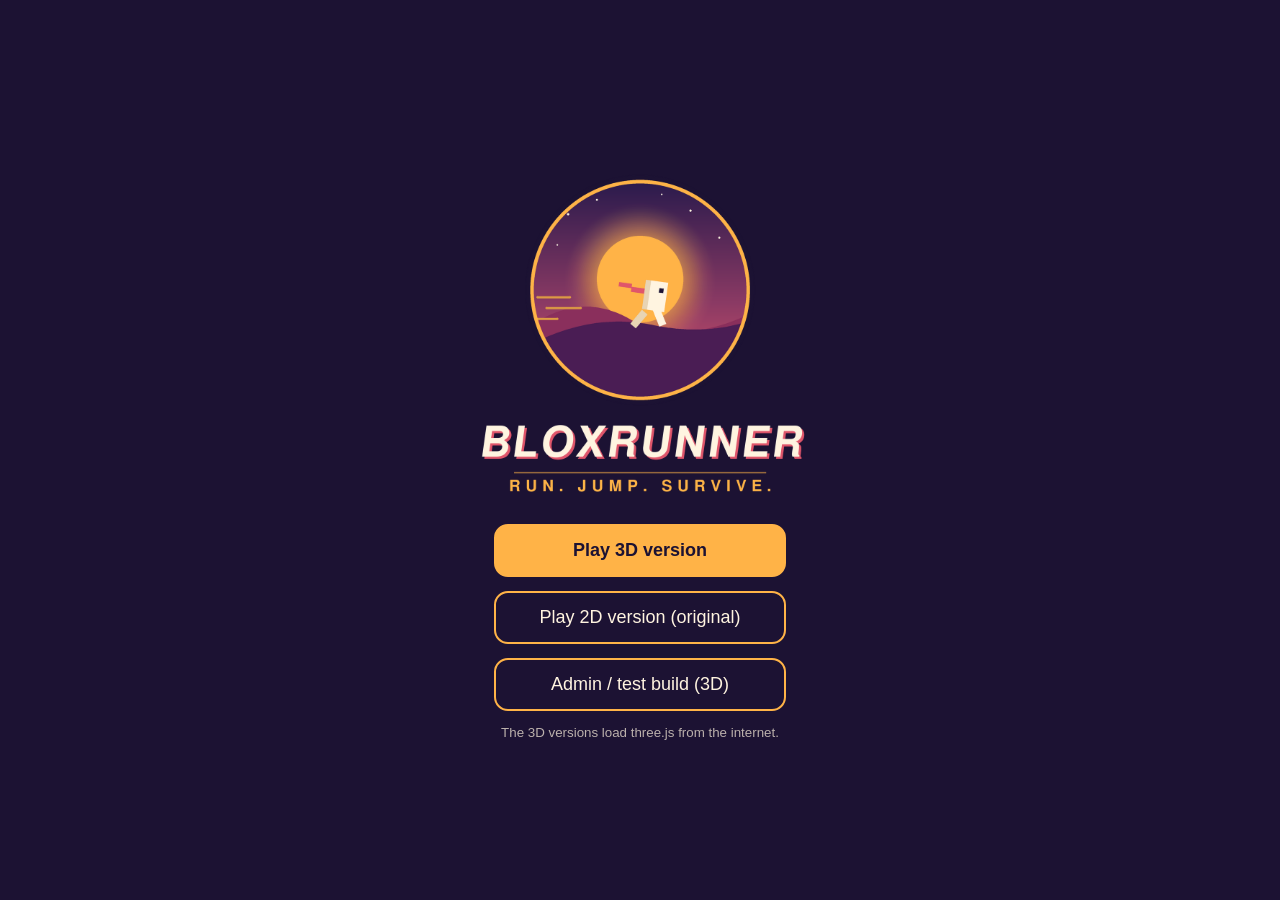
<file: index.html>
<!DOCTYPE html>
<html lang="en"><head><meta charset="UTF-8"><meta name="viewport" content="width=device-width, initial-scale=1">
<title>Bloxrunner</title><link rel="icon" href="logo/bloxrunner-icon.svg">
<style>body{margin:0;min-height:100vh;display:flex;flex-direction:column;align-items:center;justify-content:center;gap:14px;background:#1c1233;color:#fff4e0;font-family:"Trebuchet MS","Segoe UI",sans-serif;padding:16px;box-sizing:border-box}
img{width:min(360px,80vw);height:auto}
a{display:block;width:260px;padding:14px;text-align:center;border:2px solid #ffb347;border-radius:14px;color:#fff4e0;text-decoration:none;font-size:18px}
a:first-of-type{background:#ffb347;color:#1c1233;font-weight:bold}small{opacity:.7;text-align:center}</style></head>
<body><img src="logo/bloxrunner-logo.png" alt="Bloxrunner">
<a href="3d/index.html">Play 3D version</a><a href="2d/index.html">Play 2D version (original)</a><a href="admin/index.html">Admin / test build (3D)</a>
<small>The 3D versions load three.js from the internet.</small></body></html>
</file>
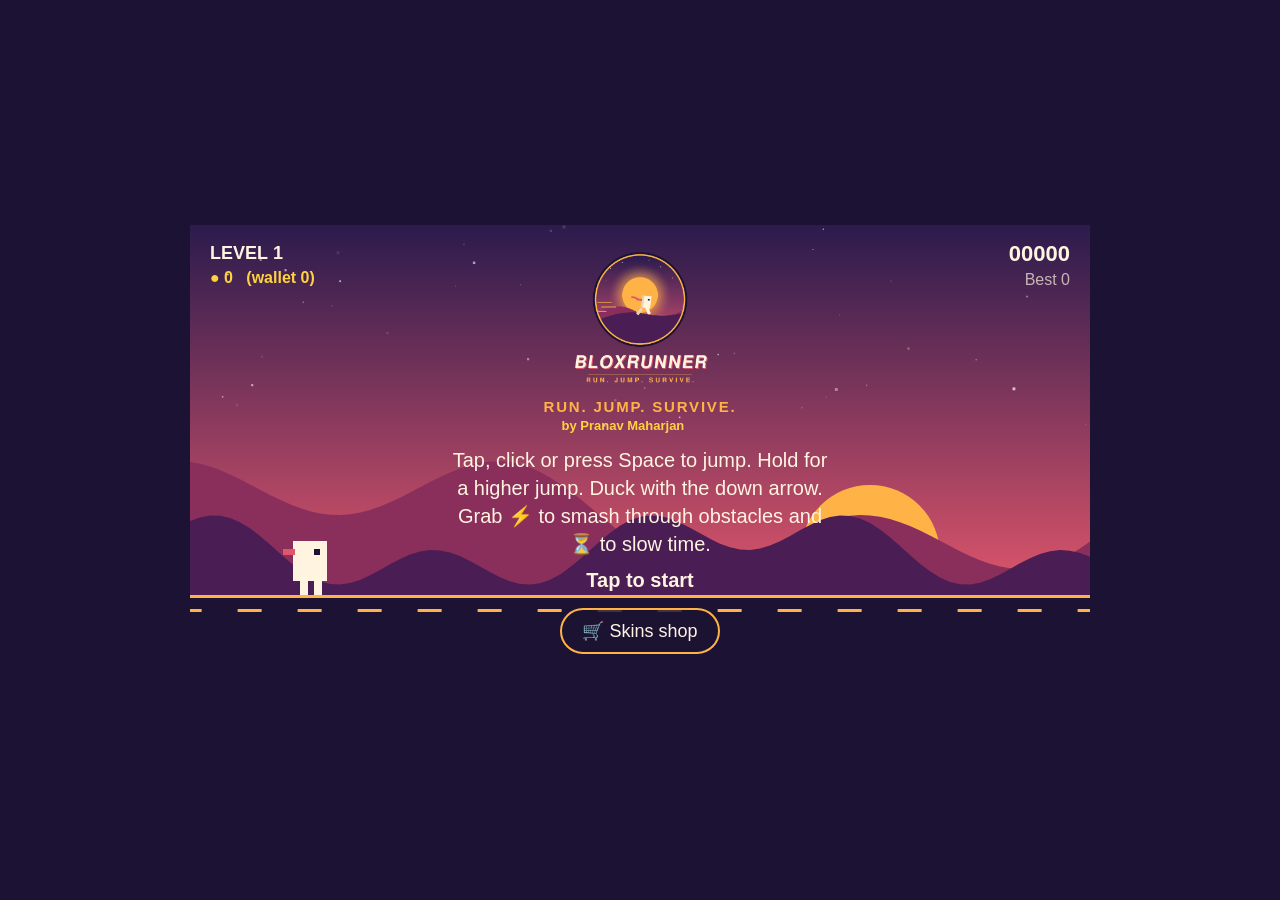
<file: 2d/index.html>
<!DOCTYPE html>
<html lang="en">
<head>
<meta charset="UTF-8">
<meta name="viewport" content="width=device-width, initial-scale=1, viewport-fit=cover">
<title>Bloxrunner</title>
<link rel="icon" href="../logo/bloxrunner-icon.svg">
<link rel="stylesheet" href="css/style.css">
</head>
<body>
<div id="wrap">
  <canvas id="c" width="900" height="450"></canvas>
  <div id="ui">
    <div class="brand" id="brand">
      <img src="../logo/bloxrunner-logo.png" id="logo" alt="Bloxrunner" style="width:min(280px,68vw);max-height:16vh;object-fit:contain;height:auto">
      <p style="margin:2px 0 0;font-size:clamp(12px,3.2vw,15px);font-weight:bold;letter-spacing:1.8px;text-transform:uppercase;color:#ffb347">Run. Jump. Survive.</p>
      <p style="margin:0 0 6px;font-size:clamp(11px,2.6vw,13px);color:#ffd23f;font-weight:600">by Pranav Maharjan</p>
    </div>
    <h1 id="title" style="display:none">Bloxrunner</h1>
    <p id="msg">Tap, click or press Space to jump. Hold for a higher jump. Duck with the down arrow. Grab ⚡ to smash through obstacles and ⏳ to slow time.</p>
    <p><b>Tap to start</b></p>
    <button id="shopBtn">🛒 Skins shop</button>
  </div>
  <div id="shop"><header><h2>Skins shop</h2><span id="bal"></span></header><div id="cards"></div><button id="back">Back</button></div>
</div>
<script src="js/game.js"></script>
</body>
</html>
</file>
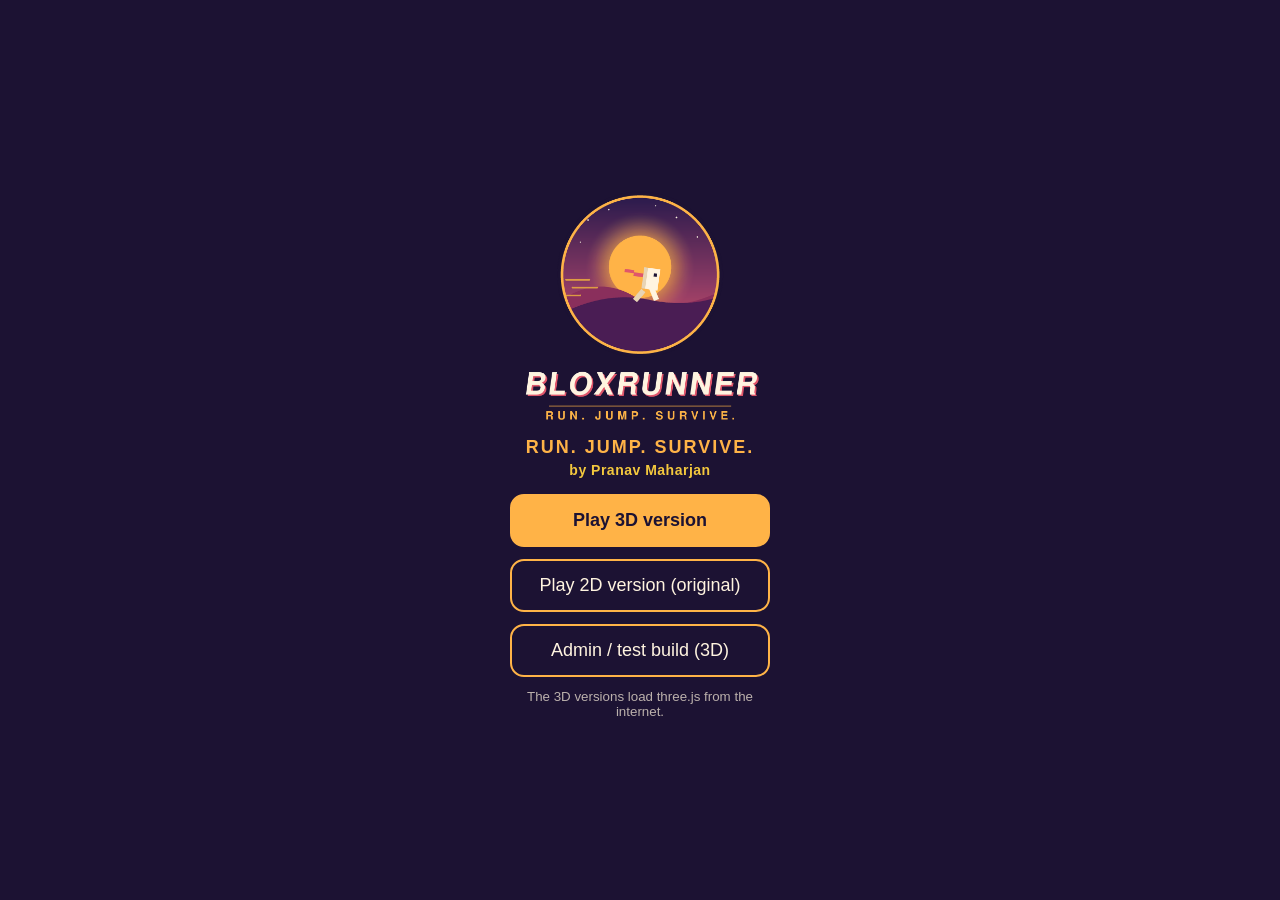
<file: launchgame.html>
<!DOCTYPE html>
<html lang="en"><head><meta charset="UTF-8"><meta name="viewport" content="width=device-width, initial-scale=1, viewport-fit=cover">
<title>Bloxrunner</title><link rel="icon" href="logo/bloxrunner-icon.svg">
<style>body{margin:0;min-height:100vh;min-height:100dvh;display:flex;flex-direction:column;align-items:center;justify-content:center;gap:12px;background:#1c1233;color:#fff4e0;font-family:"Trebuchet MS","Segoe UI",sans-serif;padding:max(16px,env(safe-area-inset-top,0px)) max(16px,env(safe-area-inset-right,0px)) max(16px,env(safe-area-inset-bottom,0px)) max(16px,env(safe-area-inset-left,0px));box-sizing:border-box}
.brand{display:flex;flex-direction:column;align-items:center;gap:4px;margin-bottom:4px;text-align:center}
img{width:min(340px,78vw);max-height:28dvh;object-fit:contain;height:auto}
.slogan{margin:0;font-size:clamp(14px,3.8vw,18px);font-weight:bold;letter-spacing:2px;text-transform:uppercase;color:#ffb347}
.byline{margin:0;font-size:clamp(12px,3vw,14px);color:#ffd23f;opacity:.95;font-weight:600;letter-spacing:.5px}
a{display:block;width:min(260px,85vw);box-sizing:border-box;padding:14px;text-align:center;border:2px solid #ffb347;border-radius:14px;color:#fff4e0;text-decoration:none;font-size:clamp(15px,4vw,18px)}
a:first-of-type{background:#ffb347;color:#1c1233;font-weight:bold}small{opacity:.7;text-align:center;max-width:36ch}</style></head>
<body>
<div class="brand">
  <img src="logo/bloxrunner-logo.png" alt="Bloxrunner">
  <p class="slogan">Run. Jump. Survive.</p>
  <p class="byline">by Pranav Maharjan</p>
</div>
<a href="3d/index.html">Play 3D version</a><a href="2d/index.html">Play 2D version (original)</a><a href="admin/index.html">Admin / test build (3D)</a>
<small>The 3D versions load three.js from the internet.</small></body></html>
</file>
<file: 2d/css/style.css>
:root{
  --sky1:#2b1b4d;--sky2:#e0566b;--sun:#ffb347;--ground:#1c1233;--ink:#fff4e0;--hit:#ff4d6d;
  box-sizing:border-box;padding-top:env(safe-area-inset-top,0px);padding-bottom:env(safe-area-inset-bottom,0px);
}
html{scroll-padding-top:env(safe-area-inset-top,0px)}
html,body{width:100%;height:100%;height:100dvh;margin:0;background:var(--ground);color:var(--ink);font-family:"Trebuchet MS","Segoe UI",sans-serif;overflow:hidden;touch-action:manipulation;-webkit-user-select:none;user-select:none}
#wrap{position:relative;width:100%;height:100%;display:flex;align-items:center;justify-content:center;overflow:hidden}
canvas{width:min(100%,900px,calc(100dvh * 2));max-width:900px;max-height:100%;aspect-ratio:2/1;display:block;background:var(--sky1)}
#ui{position:absolute;inset:0;display:flex;flex-direction:column;align-items:center;justify-content:center;text-align:center;pointer-events:none;padding:16px;box-sizing:border-box;overflow-y:auto;max-height:100%}
#ui h1{font-size:clamp(28px,7vw,64px);margin:0 0 8px;letter-spacing:1px}
#ui p{margin:4px 0;font-size:clamp(13px,3.4vw,20px);max-width:34ch;line-height:1.4}
#ui.hide{display:none}
button{font:inherit;color:var(--ink);cursor:pointer}
#shopBtn{pointer-events:auto;margin-top:10px;padding:10px 20px;border-radius:999px;border:2px solid var(--sun);background:rgba(28,18,51,.8);font-size:clamp(14px,3.5vw,18px)}
#shop{position:absolute;inset:0;display:none;flex-direction:column;background:rgba(28,18,51,.97);padding:max(14px,env(safe-area-inset-top,0px)) max(14px,env(safe-area-inset-right,0px)) max(14px,env(safe-area-inset-bottom,0px)) max(14px,env(safe-area-inset-left,0px));box-sizing:border-box;z-index:5}
#shop.open{display:flex}
#shop header{display:flex;justify-content:space-between;align-items:center;max-width:700px;width:100%;margin:0 auto 10px}
#shop h2{margin:0;font-size:clamp(20px,5vw,24px)}
#bal{color:var(--sun);font-weight:bold;font-size:clamp(16px,4.5vw,20px)}
#cards{flex:1;overflow-y:auto;max-width:700px;width:100%;margin:0 auto;display:grid;gap:10px;align-content:start}
.card{display:flex;align-items:center;gap:12px;padding:10px 12px;border:2px solid #4a1d54;border-radius:12px;background:#2b1b4d}
.card.on{border-color:var(--sun)}
.sw{width:34px;height:46px;border-radius:6px;flex:none;position:relative;margin-left:8px}
.sw i{position:absolute;left:-8px;top:8px;width:12px;height:6px}
.card .t{flex:1;min-width:0}.card b{display:block}.card small{opacity:.8}
.card button{padding:8px 14px;border-radius:8px;border:0;background:var(--sun);color:#1c1233;font-weight:bold;flex:none}
.card button:disabled{opacity:.4;cursor:default}
#back{max-width:700px;width:100%;margin:10px auto 0;padding:12px;border-radius:10px;border:2px solid var(--sun);background:none}
</file>
